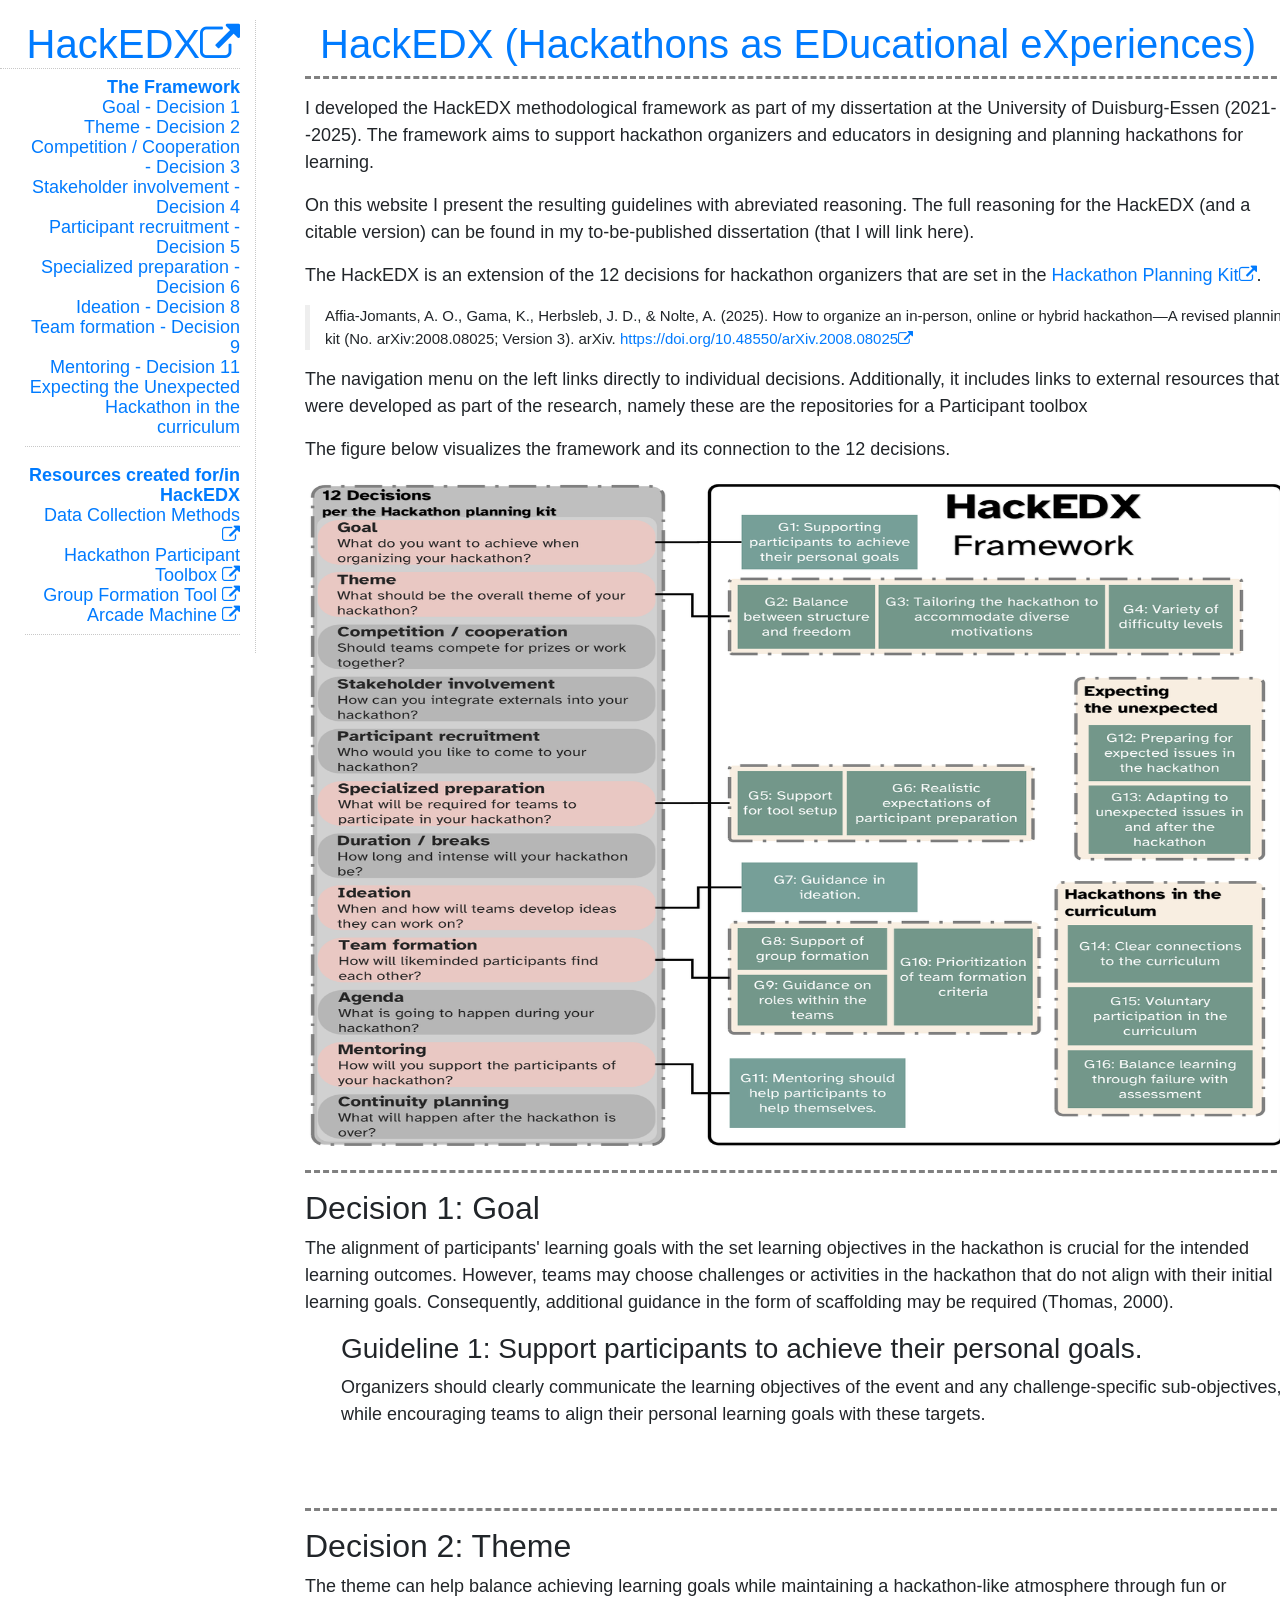
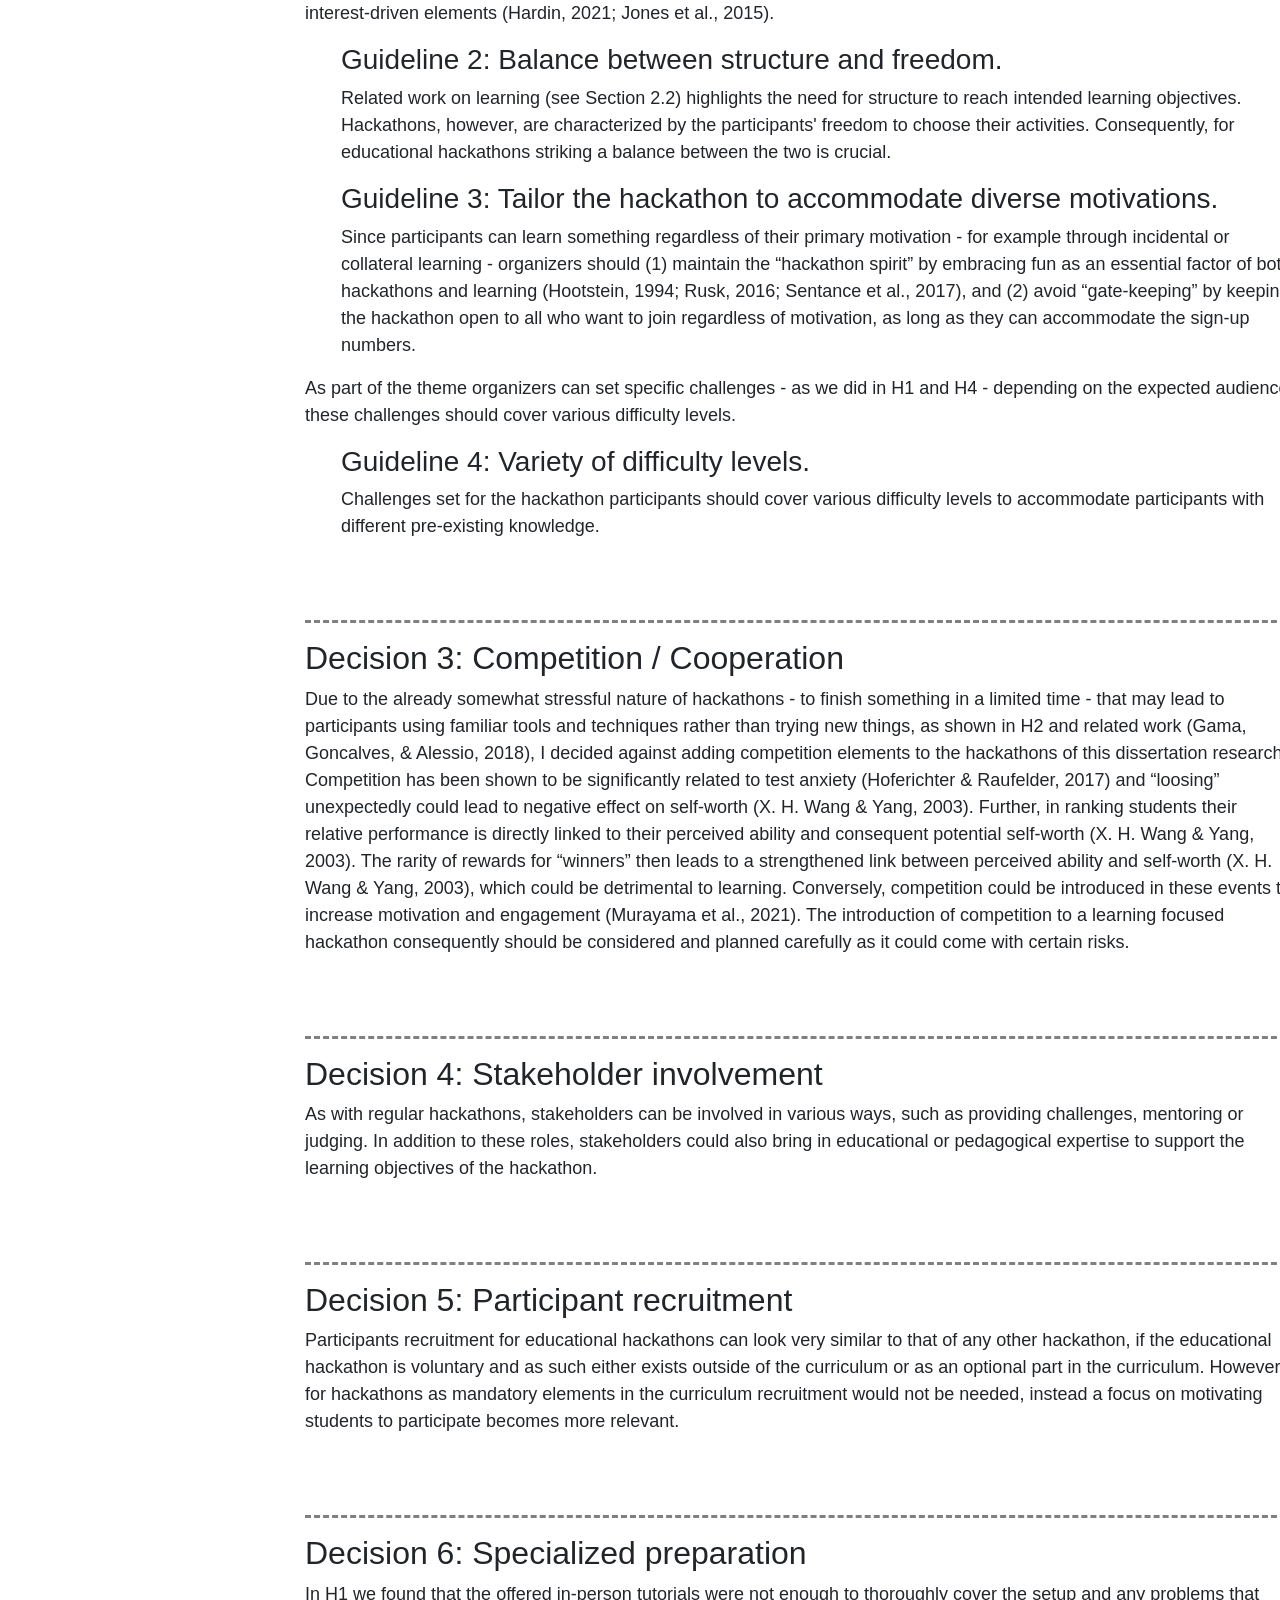
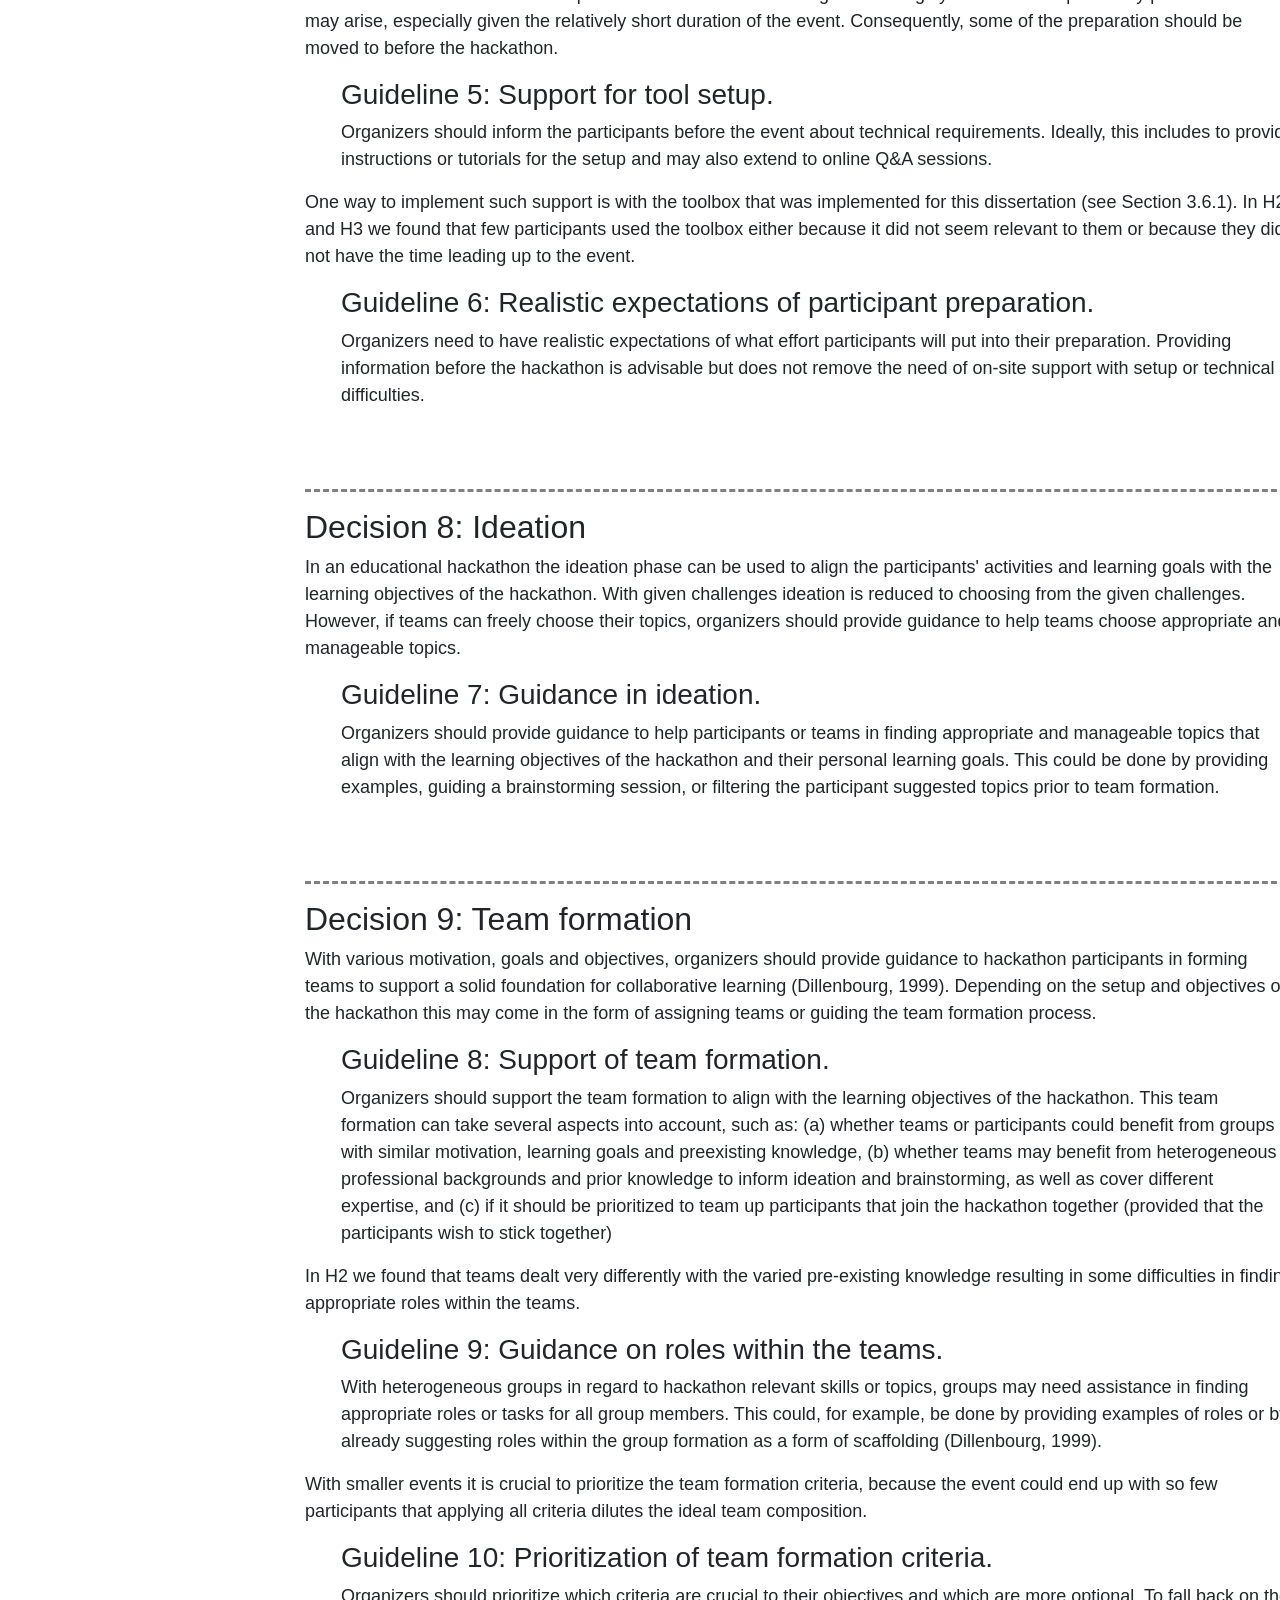
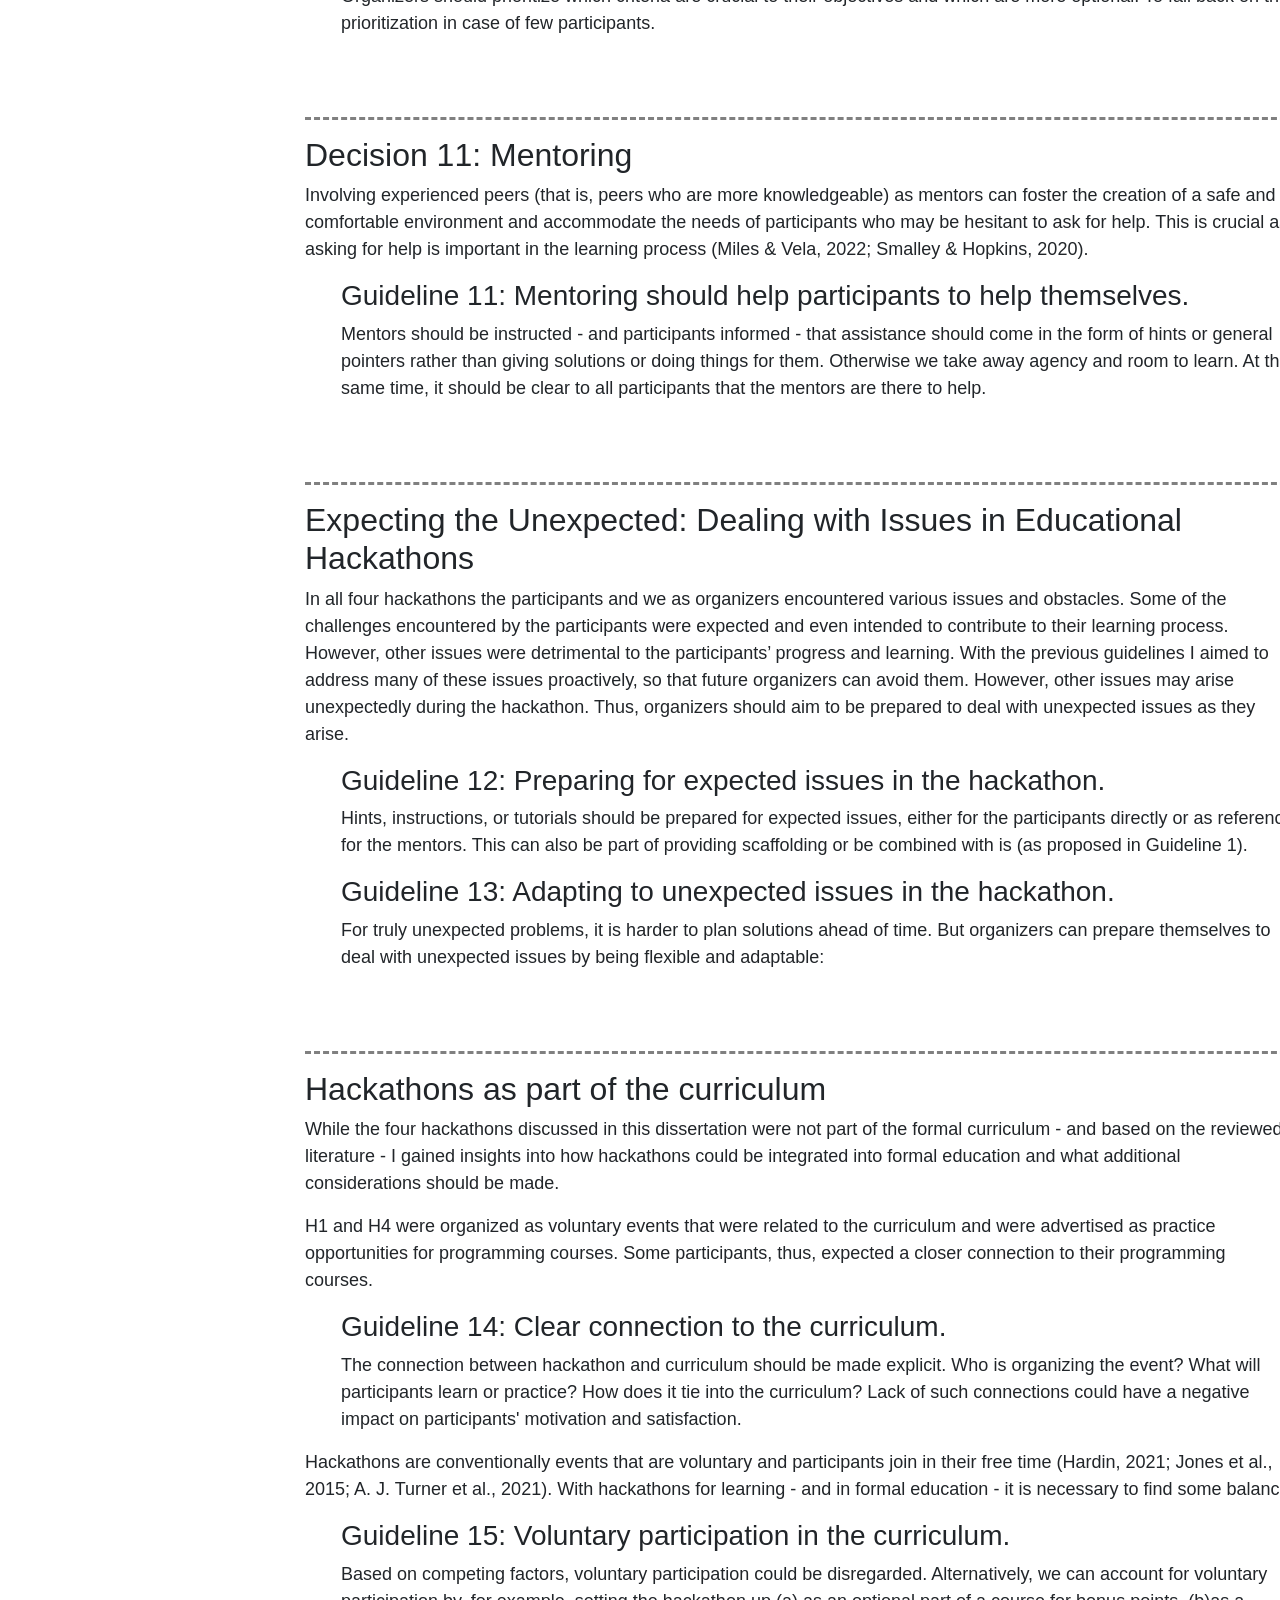
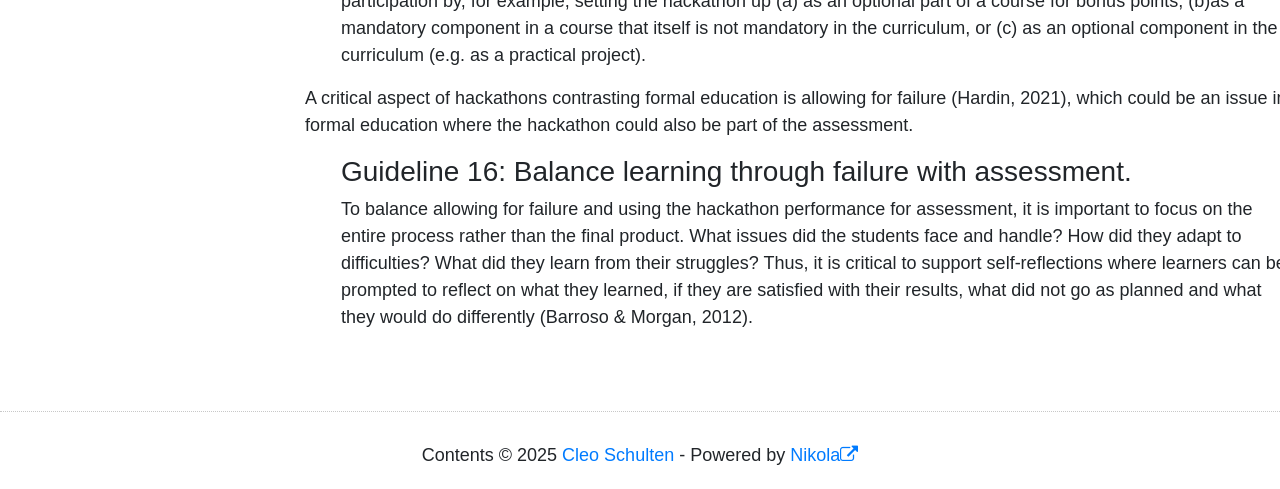
<file: index.html>
<!DOCTYPE html>
<html lang="en">
<head>
<meta charset="utf-8">
<meta name="viewport" content="width=device-width">
<title>HackEDX (Hackathons as EDucational eXperiences) | HackEDX</title>
<link href="assets/css/all-nocdn.css" rel="stylesheet" type="text/css">
<link rel="alternate" type="application/rss+xml" title="RSS" href="rss.xml">
<link rel="canonical" href="https://hackedx-framework.github.io/">
<!--[if lt IE 9]><script src="assets/js/html5.js"></script><![endif]--><link href="//netdna.bootstrapcdn.com/font-awesome/4.0.3/css/font-awesome.css" rel="stylesheet">
<link rel="stylesheet" href="https://cdn.jsdelivr.net/npm/bootstrap@4.6.2/dist/css/bootstrap.min.css">
<link rel="icon" href="images/HackEDX-icon.png">
</head>
<body class="home blog">
    <div>
        <div id="container" style="width:75%">
            
            
<article class="post-text storypage" itemscope="itemscope" itemtype="http://schema.org/Article"><header><h1 class="p-name entry-title" itemprop="headline name"><a href="." class="u-url">HackEDX (Hackathons as EDucational eXperiences)</a></h1>

        

    </header><div class="e-content entry-content" itemprop="articleBody text">
    <!-- What is... Section -->
<section class="edx_content" style="margin-bottom: 3rem;"><div class="row">
        <div>
            <p>
                I developed the HackEDX methodological framework as part of my dissertation at the University of Duisburg-Essen (2021--2025).
                The framework aims to support hackathon organizers and educators in designing and planning hackathons for learning. 
            </p>
            <p>
                On this website I present the resulting guidelines with abreviated reasoning. The full reasoning for the HackEDX (and a citable version) can be found in my to-be-published dissertation (that I will link here). <!--[dissertation]{}: <!--TODO: add link and reference --> 
            </p>
            <p>
                The HackEDX is an extension of the 12 decisions for hackathon organizers that are set in the <a href="https://hackathon-planning-kit.org">Hackathon Planning Kit</a>.
            </p>
<blockquote class="blockquote">
                <p style="margin-bottom: 1em; font-size: 0.75em; line-height: 1.5em;"> Affia-Jomants, A. O., Gama, K., Herbsleb, J. D., &amp; Nolte, A. (2025). How to organize an in-person, online or hybrid hackathon—A revised planning kit (No. arXiv:2008.08025; Version 3). arXiv. <a href="https://doi.org/10.48550/arXiv.2008.08025">https://doi.org/10.48550/arXiv.2008.08025</a></p>
            </blockquote>
            <p>
                The navigation menu on the left links directly to individual decisions. Additionally, it includes links to external resources that were developed as part of the research, namely these are the repositories for a Participant toolbox  
            </p>
            <p>
                The figure below visualizes the framework and its connection to the 12 decisions.
            </p>
            <img src="images/HackEDX.png" class="card-img-top" alt="Framework" style="max-height: 75vh">
</div>
    </div>
    <div id="decisions"></div>
</section><script>
fetch('/docs/decision-guidelines.md')
  .then(response => response.text())
  .then(data => {
    document.getElementById('decisions').innerHTML = data;
  });
</script>
</div>
    

</article>
</div>
        <div id="sidebar" style="width:20%">
            <!--Sidebar content-->
            <h1 id="blog-title">
                <a href="https://hackedx-framework.github.io/" title="HackEDX">HackEDX</a>
            </h1>
            
            
            <ul class="unstyled">
<li>
            
            <b>
                    <li>
<a href="#">The Framework</a>
            </li></b>
            <ul class="submenu">
<li>
<a href="index.html#decision1">Goal - Decision 1</a>
                    </li>
<li>
<a href="index.html#decision2">Theme - Decision 2</a>
                    </li>
<li>
<a href="index.html#decision3">Competition / Cooperation - Decision 3</a>
                    </li>
<li>
<a href="index.html#decision4">Stakeholder involvement - Decision 4</a>
                    </li>
<li>
<a href="index.html#decision5">Participant recruitment - Decision 5</a>
                    </li>
<li>
<a href="index.html#decision6">Specialized preparation - Decision 6</a>
                    </li>
<li>
<a href="index.html#decision8">Ideation - Decision 8</a>
                    </li>
<li>
<a href="index.html#decision9">Team formation - Decision 9</a>
                    </li>
<li>
<a href="index.html#decision11">Mentoring - Decision 11</a>
                    </li>
<li>
<a href="index.html#extra1">Expecting the Unexpected</a>
                    </li>
<li>
<a href="index.html#extra2">Hackathon in the curriculum</a>
            </li>
</ul>
<b>
                    <li>
<a href="resources/">Resources created for/in HackEDX</a>
            </li></b>
            <ul class="submenu">
<li>
<a href="https://osf.io/qdavm/overview">Data Collection Methods </a>
                    </li>
<li>
<a href="https://github.com/HackEDX-Framework/Hackathon_toolbox">Hackathon Participant Toolbox </a>
                    </li>
<li>
<a href="https://github.com/HackEDX-Framework/group_former">Group Formation Tool </a>
                    </li>
<li>
<a href="https://github.com/HackEDX-Framework/ArcadeMachine">Arcade Machine </a>
            </li>
</ul>
<li>
            
            
            </ul>
</div>
        <div id="footer">
            Contents © 2025         <a href="mailto:cleo.schulten@uni-due.de">Cleo Schulten</a> - Powered by         <a href="https://getnikola.com" rel="nofollow">Nikola</a>         
            
        </div>
    </div>
    
            <script src="assets/js/all-nocdn.js"></script><script>
        document.addEventListener('DOMContentLoaded', () => {
            const links = document.querySelectorAll('a');
            links.forEach(link => {
                if (link.hostname !== window.location.hostname) {
                    if (String(link).indexOf("mailto") == -1){
                        link.setAttribute('target', '_blank');
                        link.setAttribute('rel', 'noopener noreferrer');
                        var icon = document.createElement('i')
                        icon.className = "fa fa-external-link"
                        link.appendChild(icon);
                    }
                }
            });
        });
    </script>
</body>
</html>
</file>
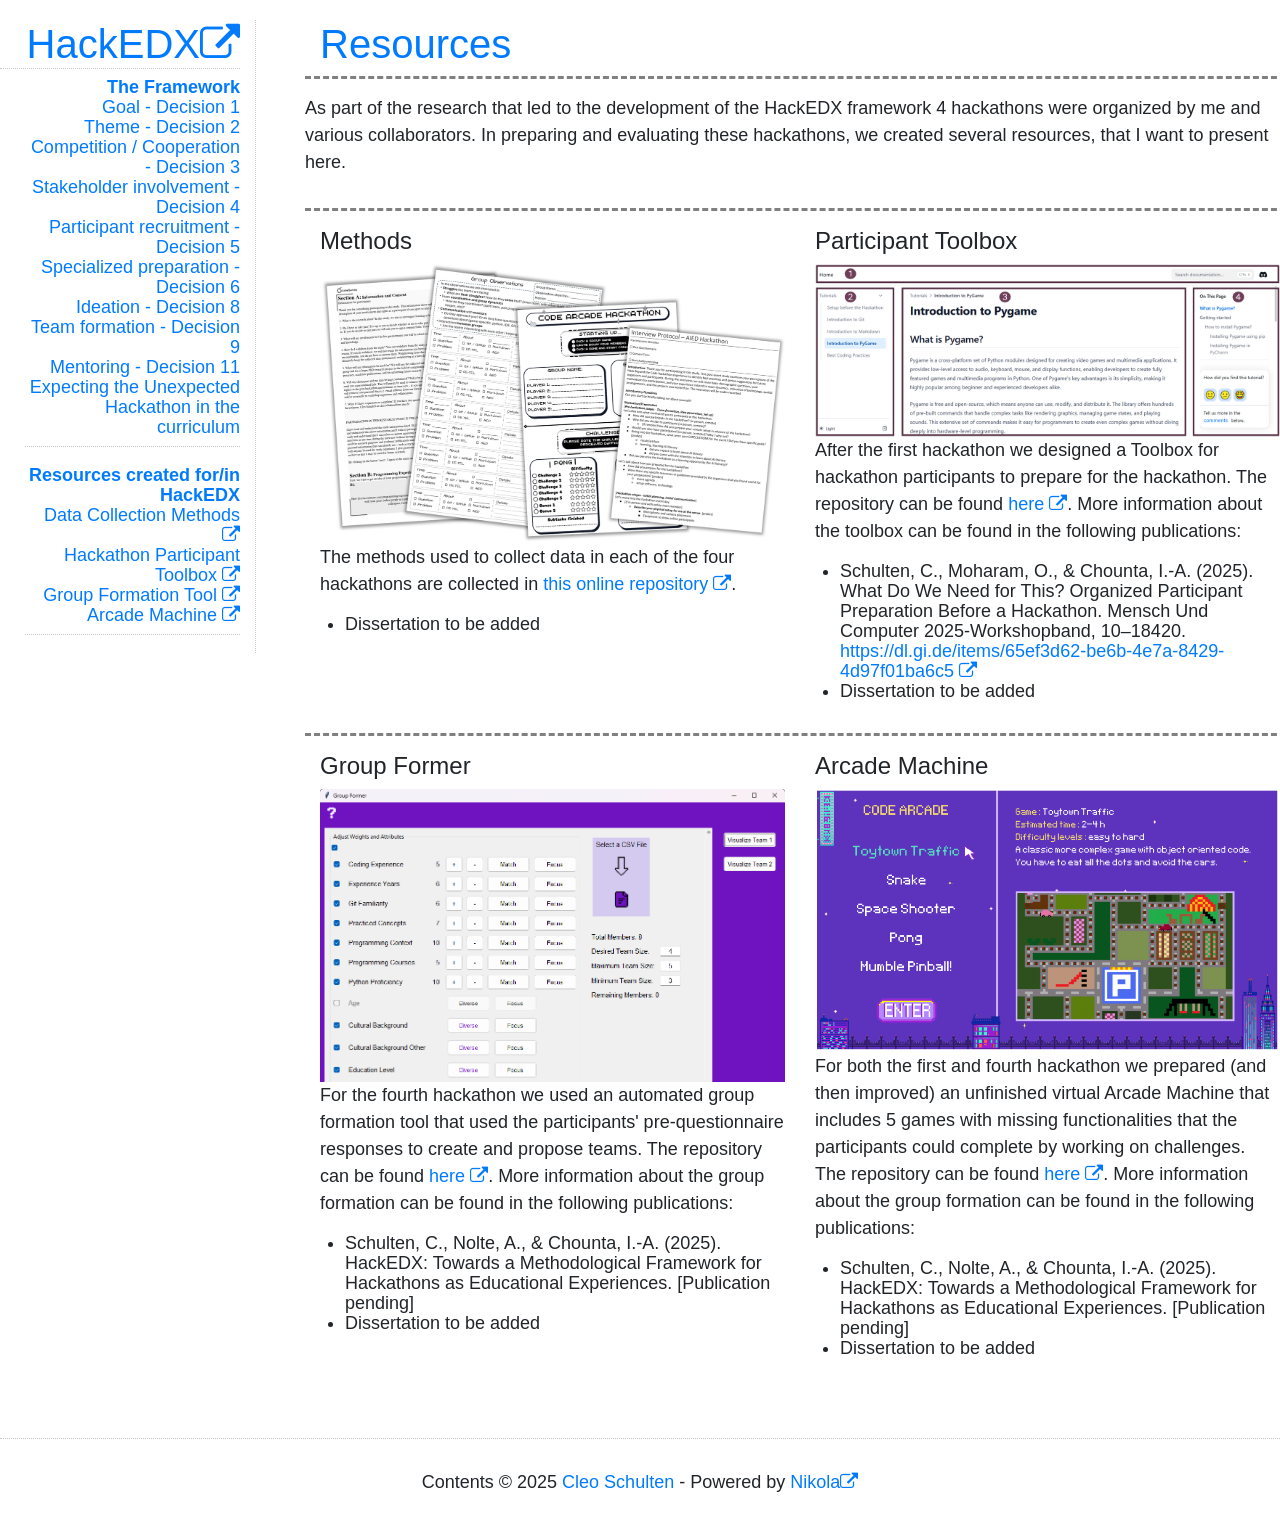
<file: resources/index.html>
<!DOCTYPE html>
<html lang="en">
<head>
<meta charset="utf-8">
<meta name="viewport" content="width=device-width">
<title>Resources | HackEDX</title>
<link href="../assets/css/all-nocdn.css" rel="stylesheet" type="text/css">
<link rel="alternate" type="application/rss+xml" title="RSS" href="../rss.xml">
<link rel="canonical" href="https://hackedx-framework.github.io/resources/">
<!--[if lt IE 9]><script src="../assets/js/html5.js"></script><![endif]--><link href="//netdna.bootstrapcdn.com/font-awesome/4.0.3/css/font-awesome.css" rel="stylesheet">
<link rel="stylesheet" href="https://cdn.jsdelivr.net/npm/bootstrap@4.6.2/dist/css/bootstrap.min.css">
<link rel="icon" href="../images/HackEDX-icon.png">
</head>
<body class="home blog">
    <div>
        <div id="container" style="width:75%">
            
            
<article class="post-text storypage" itemscope="itemscope" itemtype="http://schema.org/Article"><header><h1 class="p-name entry-title" itemprop="headline name"><a href="." class="u-url">Resources</a></h1>

        

    </header><div class="e-content entry-content" itemprop="articleBody text">
    <section class="edx_content" style="margin-bottom: 3rem;"><div class="row">
        <div class='col"'>
            <p>
                As part of the research that led to the development of the HackEDX framework 4 hackathons were organized by me and various collaborators. In preparing and evaluating these hackathons, we created several resources, that I want to present here. 
            </p>
        </div>
    </div>
    <div class="row">
        <div class="col">
            <h4>Methods</h4>
            <img src="../images/methods.png" class="card-img-top" alt="Methods" style="max-height: 75vh"><p>
                The methods used to collect data in each of the four hackathons are collected in <a href="https://osf.io/qdavm/overview">this online repository </a>. 
                </p>
<ul>
<li>Dissertation to be added</li>
                </ul>
</div>
        <div class="col">
            <h4>Participant Toolbox</h4>
            <img src="../images/Toolbox.png" class="card-img-top" alt="Toolbox" style="max-height: 75vh"><p>
                After the first hackathon we designed a Toolbox for hackathon participants to prepare for the hackathon. The repository can be found <a href="https://github.com/HackEDX-Framework/Hackathon_toolbox">here </a>. More information about the toolbox can be found in the following publications: 
                </p>
<ul>
<li>Schulten, C., Moharam, O., &amp; Chounta, I.-A. (2025). What Do We Need for This? Organized Participant Preparation Before a Hackathon. Mensch Und Computer 2025-Workshopband, 10–18420. <a href="https://dl.gi.de/items/65ef3d62-be6b-4e7a-8429-4d97f01ba6c5">https://dl.gi.de/items/65ef3d62-be6b-4e7a-8429-4d97f01ba6c5 </a>
</li>
                    <li>Dissertation to be added</li>
                </ul>
</div>
    </div>
    <div class="row">
        <div class="col">
            <h4>Group Former</h4>
            <img src="../images/Group_Former.png" class="card-img-top" alt="Group Former" style="max-height: 75vh"><p>
                For the fourth hackathon we used an automated group formation tool that used the participants' pre-questionnaire responses to create and propose teams. The repository can be found <a href="https://github.com/HackEDX-Framework/group_former">here </a>. More information about the group formation can be found in the following publications: 
                </p>
<ul>
<li>Schulten, C., Nolte, A., &amp; Chounta, I.-A. (2025). HackEDX: Towards a Methodological Framework for Hackathons as Educational Experiences. [Publication pending]</li>
                    <li>Dissertation to be added</li>
                </ul>
</div>
        <div class="col">
            <h4>Arcade Machine</h4>
            <img src="../images/Arcade_Machine.png" class="card-img-top" alt="Group Former" style="max-height: 75vh"><p>
                For both the first and fourth hackathon we prepared (and then improved) an unfinished virtual Arcade Machine that includes 5 games with missing functionalities that the participants could complete by working on challenges. The repository can be found <a href="https://github.com/HackEDX-Framework/ArcadeMachine">here </a>. More information about the group formation can be found in the following publications: 
                </p>
<ul>
<li>Schulten, C., Nolte, A., &amp; Chounta, I.-A. (2025). HackEDX: Towards a Methodological Framework for Hackathons as Educational Experiences. [Publication pending]</li>
                    <li>Dissertation to be added</li>
                </ul>
</div>
    </div>
</section>
</div>
    

</article>
</div>
        <div id="sidebar" style="width:20%">
            <!--Sidebar content-->
            <h1 id="blog-title">
                <a href="https://hackedx-framework.github.io/" title="HackEDX">HackEDX</a>
            </h1>
            
            
            <ul class="unstyled">
<li>
            
            <b>
                    <li>
<a href="../index.html">The Framework</a>
            </li></b>
            <ul class="submenu">
<li>
<a href="../index.html#decision1">Goal - Decision 1</a>
                    </li>
<li>
<a href="../index.html#decision2">Theme - Decision 2</a>
                    </li>
<li>
<a href="../index.html#decision3">Competition / Cooperation - Decision 3</a>
                    </li>
<li>
<a href="../index.html#decision4">Stakeholder involvement - Decision 4</a>
                    </li>
<li>
<a href="../index.html#decision5">Participant recruitment - Decision 5</a>
                    </li>
<li>
<a href="../index.html#decision6">Specialized preparation - Decision 6</a>
                    </li>
<li>
<a href="../index.html#decision8">Ideation - Decision 8</a>
                    </li>
<li>
<a href="../index.html#decision9">Team formation - Decision 9</a>
                    </li>
<li>
<a href="../index.html#decision11">Mentoring - Decision 11</a>
                    </li>
<li>
<a href="../index.html#extra1">Expecting the Unexpected</a>
                    </li>
<li>
<a href="../index.html#extra2">Hackathon in the curriculum</a>
            </li>
</ul>
<b>
                    <li class="active">
<a href=".">Resources created for/in HackEDX <span class="sr-only">(active)</span></a>
            </li></b>
            <ul class="submenu">
<li>
<a href="https://osf.io/qdavm/overview">Data Collection Methods </a>
                    </li>
<li>
<a href="https://github.com/HackEDX-Framework/Hackathon_toolbox">Hackathon Participant Toolbox </a>
                    </li>
<li>
<a href="https://github.com/HackEDX-Framework/group_former">Group Formation Tool </a>
                    </li>
<li>
<a href="https://github.com/HackEDX-Framework/ArcadeMachine">Arcade Machine </a>
            </li>
</ul>
<li>
            
            
            </ul>
</div>
        <div id="footer">
            Contents © 2025         <a href="mailto:cleo.schulten@uni-due.de">Cleo Schulten</a> - Powered by         <a href="https://getnikola.com" rel="nofollow">Nikola</a>         
            
        </div>
    </div>
    
            <script src="../assets/js/all-nocdn.js"></script><script>
        document.addEventListener('DOMContentLoaded', () => {
            const links = document.querySelectorAll('a');
            links.forEach(link => {
                if (link.hostname !== window.location.hostname) {
                    if (String(link).indexOf("mailto") == -1){
                        link.setAttribute('target', '_blank');
                        link.setAttribute('rel', 'noopener noreferrer');
                        var icon = document.createElement('i')
                        icon.className = "fa fa-external-link"
                        link.appendChild(icon);
                    }
                }
            });
        });
    </script>
</body>
</html>
</file>
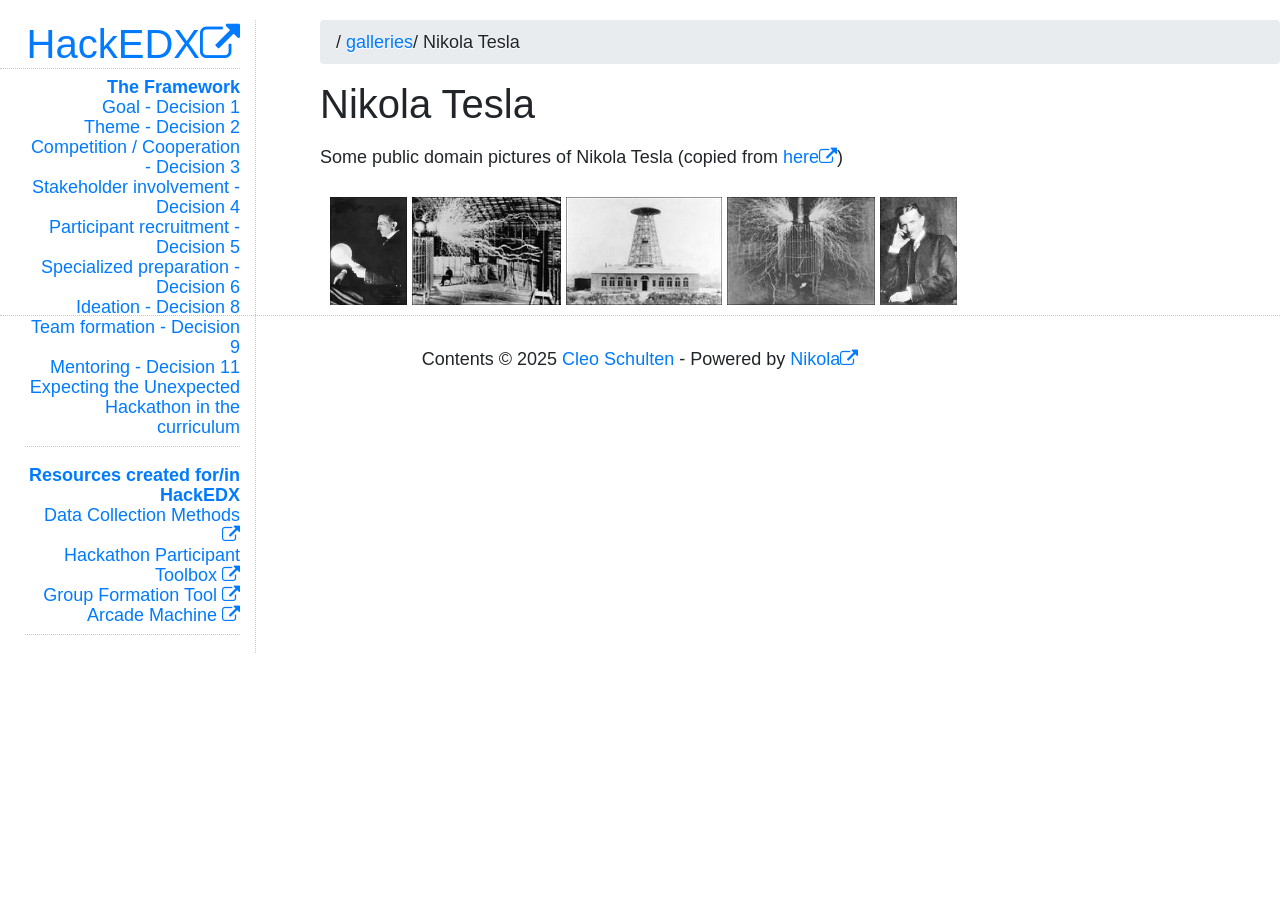
<file: galleries/demo/index.html>
<!DOCTYPE html>
<html lang="en">
<head>
<meta charset="utf-8">
<meta name="viewport" content="width=device-width">
<title>Nikola Tesla | HackEDX</title>
<link href="../../assets/css/all-nocdn.css" rel="stylesheet" type="text/css">
<link rel="alternate" type="application/rss+xml" title="RSS" href="../../rss.xml">
<link rel="canonical" href="https://hackedx-framework.github.io/galleries/demo/">
<!--[if lt IE 9]><script src="../../assets/js/html5.js"></script><![endif]--><link href="//netdna.bootstrapcdn.com/font-awesome/4.0.3/css/font-awesome.css" rel="stylesheet">
<link rel="stylesheet" href="https://cdn.jsdelivr.net/npm/bootstrap@4.6.2/dist/css/bootstrap.min.css">
<link rel="icon" href="../../images/HackEDX-icon.png">
<link rel="alternate" type="application/rss+xml" title="RSS" href="rss.xml">
<style type="text/css">
    #gallery_container {
        position: relative;
    }
    .image-block {
        position: absolute;
    }
</style>
</head>
<body class="home blog">
    <div>
        <div id="container" style="width:75%">
            
            
    

<nav class="breadcrumbs"><ul class="breadcrumb">
<li><a href="../">galleries</a></li>
                <li>Nikola Tesla</li>
</ul></nav><h1>Nikola Tesla</h1>
    <p>
        </p>
<p>Some public domain pictures of Nikola Tesla
(copied from <a class="reference external" href="https://kerryr.net/pioneers/gallery/tesla.htm">here</a>)</p>
    

<div id="gallery_container"></div>
<noscript>
<ul class="thumbnails">
<li>
<a href="tesla_conducts_lg.webp" class="thumbnail image-reference" title="Tesla conducts lg">
            <img src="tesla_conducts_lg.thumbnail.webp" alt="Tesla conducts lg"></a>
        </li>
<li>
<a href="tesla_lightning1_lg.jpg" class="thumbnail image-reference" title="Tesla lightning1 lg">
            <img src="tesla_lightning1_lg.thumbnail.jpg" alt="Tesla lightning1 lg"></a>
        </li>
<li>
<a href="tesla_tower1_lg.jpg" class="thumbnail image-reference" title="Tesla tower1 lg">
            <img src="tesla_tower1_lg.thumbnail.jpg" alt="Tesla tower1 lg"></a>
        </li>
<li>
<a href="tesla_lightning2_lg.jpg" class="thumbnail image-reference" title="Tesla lightning2 lg">
            <img src="tesla_lightning2_lg.thumbnail.jpg" alt="Tesla lightning2 lg"></a>
        </li>
<li>
<a href="tesla4_lg.jpg" class="thumbnail image-reference" title="Tesla4 lg">
            <img src="tesla4_lg.thumbnail.jpg" alt="Tesla4 lg"></a>
</li>
</ul>
</noscript>

        </div>
        <div id="sidebar" style="width:20%">
            <!--Sidebar content-->
            <h1 id="blog-title">
                <a href="https://hackedx-framework.github.io/" title="HackEDX">HackEDX</a>
            </h1>
            
            
            <ul class="unstyled">
<li>
            
            <b>
                    <li>
<a href="../../index.html">The Framework</a>
            </li></b>
            <ul class="submenu">
<li>
<a href="../../index.html#decision1">Goal - Decision 1</a>
                    </li>
<li>
<a href="../../index.html#decision2">Theme - Decision 2</a>
                    </li>
<li>
<a href="../../index.html#decision3">Competition / Cooperation - Decision 3</a>
                    </li>
<li>
<a href="../../index.html#decision4">Stakeholder involvement - Decision 4</a>
                    </li>
<li>
<a href="../../index.html#decision5">Participant recruitment - Decision 5</a>
                    </li>
<li>
<a href="../../index.html#decision6">Specialized preparation - Decision 6</a>
                    </li>
<li>
<a href="../../index.html#decision8">Ideation - Decision 8</a>
                    </li>
<li>
<a href="../../index.html#decision9">Team formation - Decision 9</a>
                    </li>
<li>
<a href="../../index.html#decision11">Mentoring - Decision 11</a>
                    </li>
<li>
<a href="../../index.html#extra1">Expecting the Unexpected</a>
                    </li>
<li>
<a href="../../index.html#extra2">Hackathon in the curriculum</a>
            </li>
</ul>
<b>
                    <li>
<a href="../../resources/">Resources created for/in HackEDX</a>
            </li></b>
            <ul class="submenu">
<li>
<a href="https://osf.io/qdavm/overview">Data Collection Methods </a>
                    </li>
<li>
<a href="https://github.com/HackEDX-Framework/Hackathon_toolbox">Hackathon Participant Toolbox </a>
                    </li>
<li>
<a href="https://github.com/HackEDX-Framework/group_former">Group Formation Tool </a>
                    </li>
<li>
<a href="https://github.com/HackEDX-Framework/ArcadeMachine">Arcade Machine </a>
            </li>
</ul>
<li>
            
            
            </ul>
</div>
        <div id="footer">
            Contents © 2025         <a href="mailto:cleo.schulten@uni-due.de">Cleo Schulten</a> - Powered by         <a href="https://getnikola.com" rel="nofollow">Nikola</a>         
            
        </div>
    </div>
    
            <script src="../../assets/js/all-nocdn.js"></script><script src="../../assets/js/justified-layout.min.js"></script><script src="../../assets/js/gallery.min.js"></script><script>
var jsonContent = [{"height": 180, "size": {"h": 180, "w": 128}, "title": "Tesla conducts lg", "url": "tesla_conducts_lg.webp", "url_thumb": "tesla_conducts_lg.thumbnail.webp", "width": 128}, {"height": 130, "size": {"h": 130, "w": 180}, "title": "Tesla lightning1 lg", "url": "tesla_lightning1_lg.jpg", "url_thumb": "tesla_lightning1_lg.thumbnail.jpg", "width": 180}, {"height": 125, "size": {"h": 125, "w": 180}, "title": "Tesla tower1 lg", "url": "tesla_tower1_lg.jpg", "url_thumb": "tesla_tower1_lg.thumbnail.jpg", "width": 180}, {"height": 131, "size": {"h": 131, "w": 180}, "title": "Tesla lightning2 lg", "url": "tesla_lightning2_lg.jpg", "url_thumb": "tesla_lightning2_lg.thumbnail.jpg", "width": 180}, {"height": 180, "size": {"h": 180, "w": 128}, "title": "Tesla4 lg", "url": "tesla4_lg.jpg", "url_thumb": "tesla4_lg.thumbnail.jpg", "width": 128}];
var thumbnailSize = 180;
renderGallery(jsonContent, thumbnailSize);
window.addEventListener('resize', function(){renderGallery(jsonContent, thumbnailSize)});
</script><script>
        document.addEventListener('DOMContentLoaded', () => {
            const links = document.querySelectorAll('a');
            links.forEach(link => {
                if (link.hostname !== window.location.hostname) {
                    if (String(link).indexOf("mailto") == -1){
                        link.setAttribute('target', '_blank');
                        link.setAttribute('rel', 'noopener noreferrer');
                        var icon = document.createElement('i')
                        icon.className = "fa fa-external-link"
                        link.appendChild(icon);
                    }
                }
            });
        });
    </script>
</body>
</html>
</file>
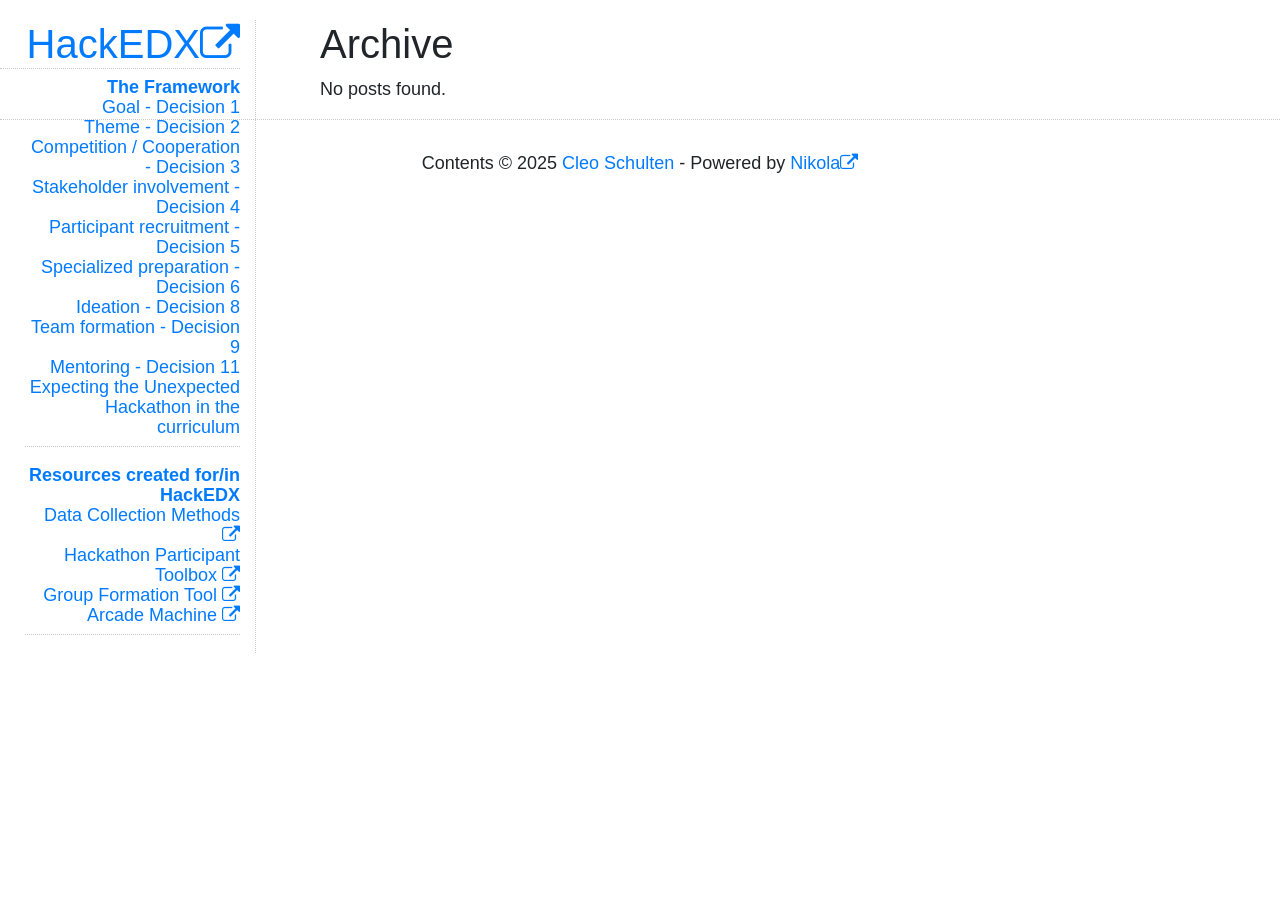
<file: archive.html>
<!DOCTYPE html>
<html lang="en">
<head>
<meta charset="utf-8">
<meta name="description" content="This is an overview on the HackEDX Framework that I developed as part of my PhD dissertation.">
<meta name="viewport" content="width=device-width">
<title>Archive | HackEDX</title>
<link href="assets/css/all-nocdn.css" rel="stylesheet" type="text/css">
<link rel="alternate" type="application/rss+xml" title="RSS" href="rss.xml">
<link rel="canonical" href="https://hackedx-framework.github.io/archive.html">
<!--[if lt IE 9]><script src="assets/js/html5.js"></script><![endif]--><link href="//netdna.bootstrapcdn.com/font-awesome/4.0.3/css/font-awesome.css" rel="stylesheet">
<link rel="stylesheet" href="https://cdn.jsdelivr.net/npm/bootstrap@4.6.2/dist/css/bootstrap.min.css">
<link rel="icon" href="images/HackEDX-icon.png">
</head>
<body class="home blog">
    <div>
        <div id="container" style="width:75%">
            
            
<article class="listpage"><header><h1>Archive</h1>
    </header><p>No posts found.</p>
</article>
</div>
        <div id="sidebar" style="width:20%">
            <!--Sidebar content-->
            <h1 id="blog-title">
                <a href="https://hackedx-framework.github.io/" title="HackEDX">HackEDX</a>
            </h1>
            
            
            <ul class="unstyled">
<li>
            
            <b>
                    <li>
<a href="index.html">The Framework</a>
            </li></b>
            <ul class="submenu">
<li>
<a href="index.html#decision1">Goal - Decision 1</a>
                    </li>
<li>
<a href="index.html#decision2">Theme - Decision 2</a>
                    </li>
<li>
<a href="index.html#decision3">Competition / Cooperation - Decision 3</a>
                    </li>
<li>
<a href="index.html#decision4">Stakeholder involvement - Decision 4</a>
                    </li>
<li>
<a href="index.html#decision5">Participant recruitment - Decision 5</a>
                    </li>
<li>
<a href="index.html#decision6">Specialized preparation - Decision 6</a>
                    </li>
<li>
<a href="index.html#decision8">Ideation - Decision 8</a>
                    </li>
<li>
<a href="index.html#decision9">Team formation - Decision 9</a>
                    </li>
<li>
<a href="index.html#decision11">Mentoring - Decision 11</a>
                    </li>
<li>
<a href="index.html#extra1">Expecting the Unexpected</a>
                    </li>
<li>
<a href="index.html#extra2">Hackathon in the curriculum</a>
            </li>
</ul>
<b>
                    <li>
<a href="resources/">Resources created for/in HackEDX</a>
            </li></b>
            <ul class="submenu">
<li>
<a href="https://osf.io/qdavm/overview">Data Collection Methods </a>
                    </li>
<li>
<a href="https://github.com/HackEDX-Framework/Hackathon_toolbox">Hackathon Participant Toolbox </a>
                    </li>
<li>
<a href="https://github.com/HackEDX-Framework/group_former">Group Formation Tool </a>
                    </li>
<li>
<a href="https://github.com/HackEDX-Framework/ArcadeMachine">Arcade Machine </a>
            </li>
</ul>
<li>
            
            
            </ul>
</div>
        <div id="footer">
            Contents © 2025         <a href="mailto:cleo.schulten@uni-due.de">Cleo Schulten</a> - Powered by         <a href="https://getnikola.com" rel="nofollow">Nikola</a>         
            
        </div>
    </div>
    
            <script src="assets/js/all-nocdn.js"></script><script>
        document.addEventListener('DOMContentLoaded', () => {
            const links = document.querySelectorAll('a');
            links.forEach(link => {
                if (link.hostname !== window.location.hostname) {
                    if (String(link).indexOf("mailto") == -1){
                        link.setAttribute('target', '_blank');
                        link.setAttribute('rel', 'noopener noreferrer');
                        var icon = document.createElement('i')
                        icon.className = "fa fa-external-link"
                        link.appendChild(icon);
                    }
                }
            });
        });
    </script>
</body>
</html>
</file>
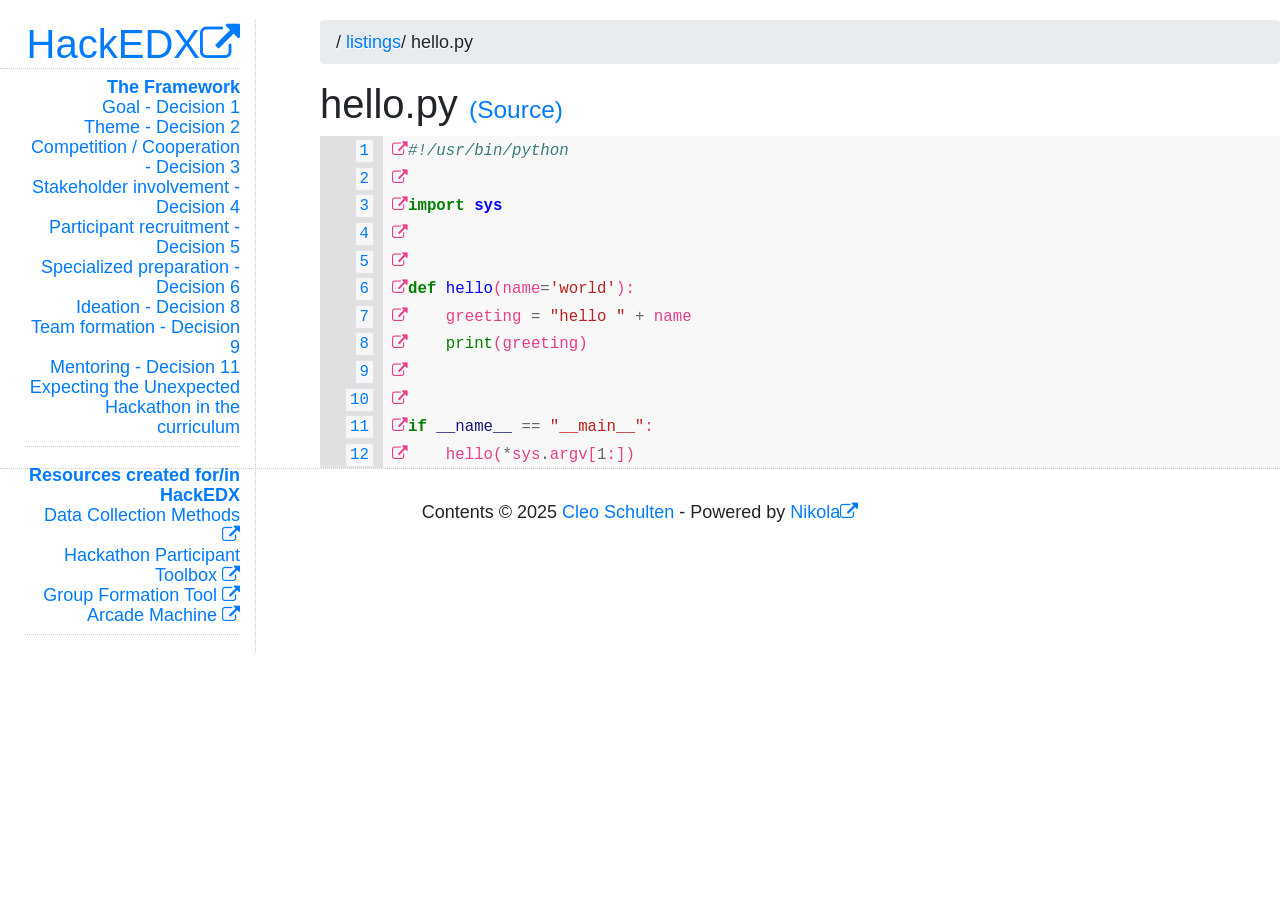
<file: listings/hello.py.html>
<!DOCTYPE html>
<html lang="en">
<head>
<meta charset="utf-8">
<meta name="description" content="hello.py">
<meta name="viewport" content="width=device-width">
<title>hello.py | HackEDX</title>
<link href="../assets/css/all-nocdn.css" rel="stylesheet" type="text/css">
<link rel="alternate" type="application/rss+xml" title="RSS" href="../rss.xml">
<link rel="canonical" href="https://hackedx-framework.github.io/listings/hello.py.html">
<!--[if lt IE 9]><script src="../assets/js/html5.js"></script><![endif]--><link href="//netdna.bootstrapcdn.com/font-awesome/4.0.3/css/font-awesome.css" rel="stylesheet">
<link rel="stylesheet" href="https://cdn.jsdelivr.net/npm/bootstrap@4.6.2/dist/css/bootstrap.min.css">
<link rel="icon" href="../images/HackEDX-icon.png">
</head>
<body class="home blog">
    <div>
        <div id="container" style="width:75%">
            
            


<nav class="breadcrumbs"><ul class="breadcrumb">
<li><a href=".">listings</a></li>
                <li>hello.py</li>
</ul></nav><h1>hello.py
        <small><a href="hello.py">(Source)</a></small>
    </h1>
    <div class="code"><table class="codetable">
<tr>
<td class="linenos linenodiv"><a href="#listingshellopy-1"><code data-line-number=" 1"></code></a></td>
<td class="code"><code><a id="listingshellopy-1" name="listingshellopy-1"></a><span class="ch">#!/usr/bin/python</span>
</code></td>
</tr>
<tr>
<td class="linenos linenodiv"><a href="#listingshellopy-2"><code data-line-number=" 2"></code></a></td>
<td class="code"><code><a id="listingshellopy-2" name="listingshellopy-2"></a>
</code></td>
</tr>
<tr>
<td class="linenos linenodiv"><a href="#listingshellopy-3"><code data-line-number=" 3"></code></a></td>
<td class="code"><code><a id="listingshellopy-3" name="listingshellopy-3"></a><span class="kn">import</span><span class="w"> </span><span class="nn">sys</span>
</code></td>
</tr>
<tr>
<td class="linenos linenodiv"><a href="#listingshellopy-4"><code data-line-number=" 4"></code></a></td>
<td class="code"><code><a id="listingshellopy-4" name="listingshellopy-4"></a>
</code></td>
</tr>
<tr>
<td class="linenos linenodiv"><a href="#listingshellopy-5"><code data-line-number=" 5"></code></a></td>
<td class="code"><code><a id="listingshellopy-5" name="listingshellopy-5"></a>
</code></td>
</tr>
<tr>
<td class="linenos linenodiv"><a href="#listingshellopy-6"><code data-line-number=" 6"></code></a></td>
<td class="code"><code><a id="listingshellopy-6" name="listingshellopy-6"></a><span class="k">def</span><span class="w"> </span><span class="nf">hello</span><span class="p">(</span><span class="n">name</span><span class="o">=</span><span class="s1">'world'</span><span class="p">):</span>
</code></td>
</tr>
<tr>
<td class="linenos linenodiv"><a href="#listingshellopy-7"><code data-line-number=" 7"></code></a></td>
<td class="code"><code><a id="listingshellopy-7" name="listingshellopy-7"></a>    <span class="n">greeting</span> <span class="o">=</span> <span class="s2">"hello "</span> <span class="o">+</span> <span class="n">name</span>
</code></td>
</tr>
<tr>
<td class="linenos linenodiv"><a href="#listingshellopy-8"><code data-line-number=" 8"></code></a></td>
<td class="code"><code><a id="listingshellopy-8" name="listingshellopy-8"></a>    <span class="nb">print</span><span class="p">(</span><span class="n">greeting</span><span class="p">)</span>
</code></td>
</tr>
<tr>
<td class="linenos linenodiv"><a href="#listingshellopy-9"><code data-line-number=" 9"></code></a></td>
<td class="code"><code><a id="listingshellopy-9" name="listingshellopy-9"></a>
</code></td>
</tr>
<tr>
<td class="linenos linenodiv"><a href="#listingshellopy-10"><code data-line-number="10"></code></a></td>
<td class="code"><code><a id="listingshellopy-10" name="listingshellopy-10"></a>
</code></td>
</tr>
<tr>
<td class="linenos linenodiv"><a href="#listingshellopy-11"><code data-line-number="11"></code></a></td>
<td class="code"><code><a id="listingshellopy-11" name="listingshellopy-11"></a><span class="k">if</span> <span class="vm">__name__</span> <span class="o">==</span> <span class="s2">"__main__"</span><span class="p">:</span>
</code></td>
</tr>
<tr>
<td class="linenos linenodiv"><a href="#listingshellopy-12"><code data-line-number="12"></code></a></td>
<td class="code"><code><a id="listingshellopy-12" name="listingshellopy-12"></a>    <span class="n">hello</span><span class="p">(</span><span class="o">*</span><span class="n">sys</span><span class="o">.</span><span class="n">argv</span><span class="p">[</span><span class="mi">1</span><span class="p">:])</span>
</code></td>
</tr>
</table></div>

        </div>
        <div id="sidebar" style="width:20%">
            <!--Sidebar content-->
            <h1 id="blog-title">
                <a href="https://hackedx-framework.github.io/" title="HackEDX">HackEDX</a>
            </h1>
            
            
            <ul class="unstyled">
<li>
            
            <b>
                    <li>
<a href="../index.html">The Framework</a>
            </li></b>
            <ul class="submenu">
<li>
<a href="../index.html#decision1">Goal - Decision 1</a>
                    </li>
<li>
<a href="../index.html#decision2">Theme - Decision 2</a>
                    </li>
<li>
<a href="../index.html#decision3">Competition / Cooperation - Decision 3</a>
                    </li>
<li>
<a href="../index.html#decision4">Stakeholder involvement - Decision 4</a>
                    </li>
<li>
<a href="../index.html#decision5">Participant recruitment - Decision 5</a>
                    </li>
<li>
<a href="../index.html#decision6">Specialized preparation - Decision 6</a>
                    </li>
<li>
<a href="../index.html#decision8">Ideation - Decision 8</a>
                    </li>
<li>
<a href="../index.html#decision9">Team formation - Decision 9</a>
                    </li>
<li>
<a href="../index.html#decision11">Mentoring - Decision 11</a>
                    </li>
<li>
<a href="../index.html#extra1">Expecting the Unexpected</a>
                    </li>
<li>
<a href="../index.html#extra2">Hackathon in the curriculum</a>
            </li>
</ul>
<b>
                    <li>
<a href="../resources/">Resources created for/in HackEDX</a>
            </li></b>
            <ul class="submenu">
<li>
<a href="https://osf.io/qdavm/overview">Data Collection Methods </a>
                    </li>
<li>
<a href="https://github.com/HackEDX-Framework/Hackathon_toolbox">Hackathon Participant Toolbox </a>
                    </li>
<li>
<a href="https://github.com/HackEDX-Framework/group_former">Group Formation Tool </a>
                    </li>
<li>
<a href="https://github.com/HackEDX-Framework/ArcadeMachine">Arcade Machine </a>
            </li>
</ul>
<li>
            
            
            </ul>
</div>
        <div id="footer">
            Contents © 2025         <a href="mailto:cleo.schulten@uni-due.de">Cleo Schulten</a> - Powered by         <a href="https://getnikola.com" rel="nofollow">Nikola</a>         
            
        </div>
    </div>
    
            <script src="../assets/js/all-nocdn.js"></script><script>
        document.addEventListener('DOMContentLoaded', () => {
            const links = document.querySelectorAll('a');
            links.forEach(link => {
                if (link.hostname !== window.location.hostname) {
                    if (String(link).indexOf("mailto") == -1){
                        link.setAttribute('target', '_blank');
                        link.setAttribute('rel', 'noopener noreferrer');
                        var icon = document.createElement('i')
                        icon.className = "fa fa-external-link"
                        link.appendChild(icon);
                    }
                }
            });
        });
    </script>
</body>
</html>
</file>
